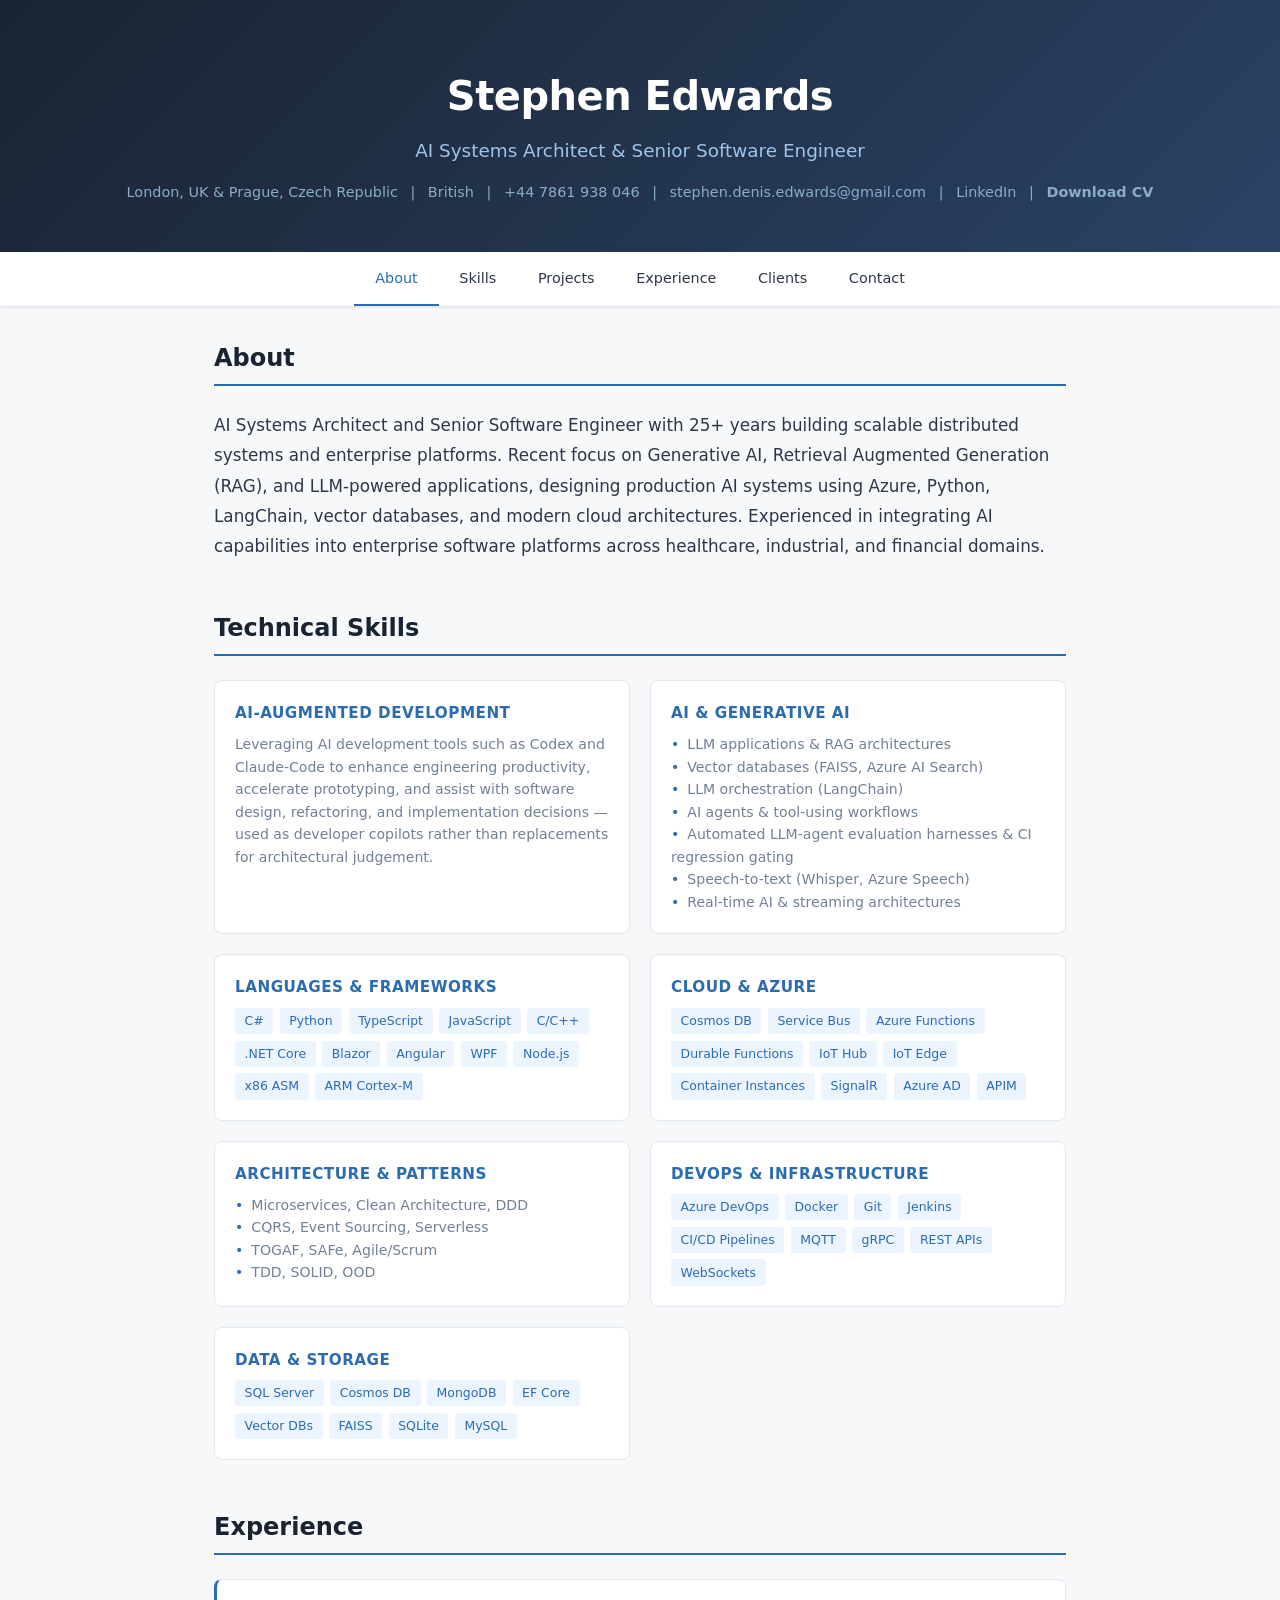
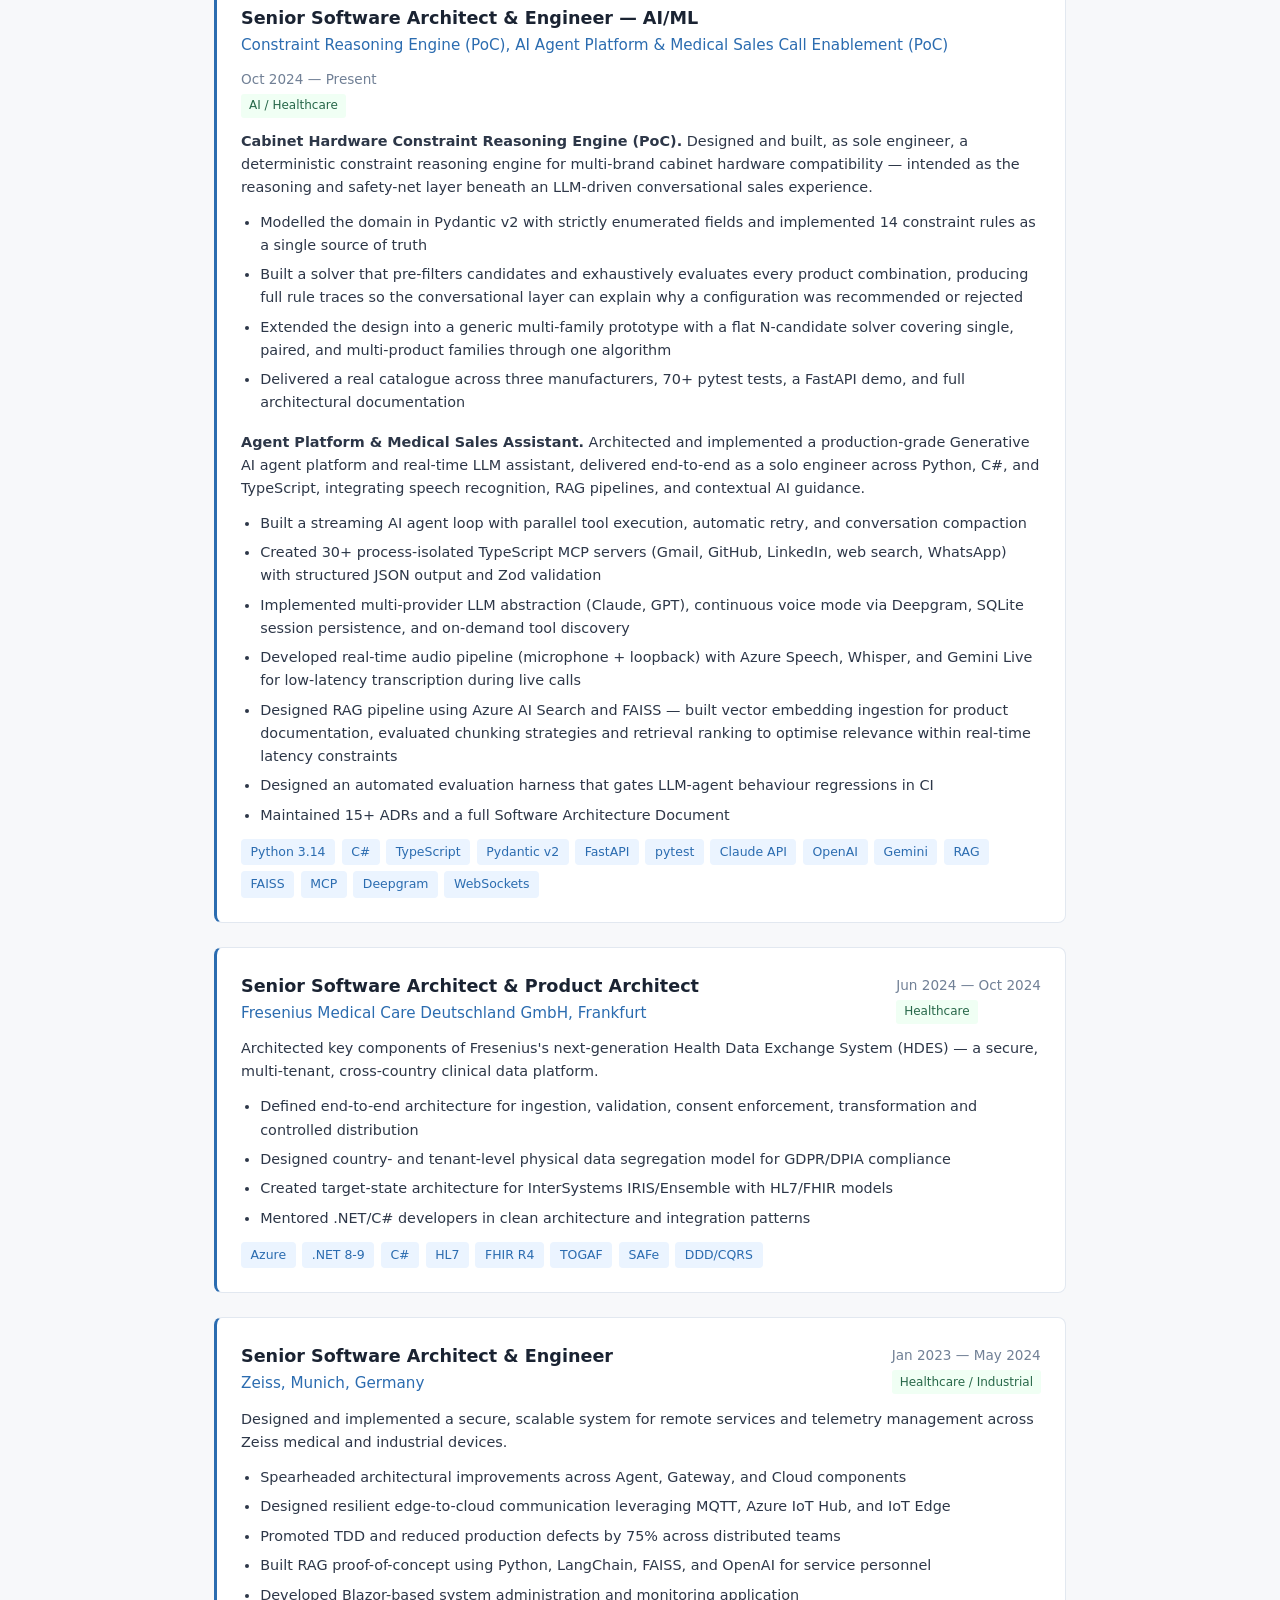
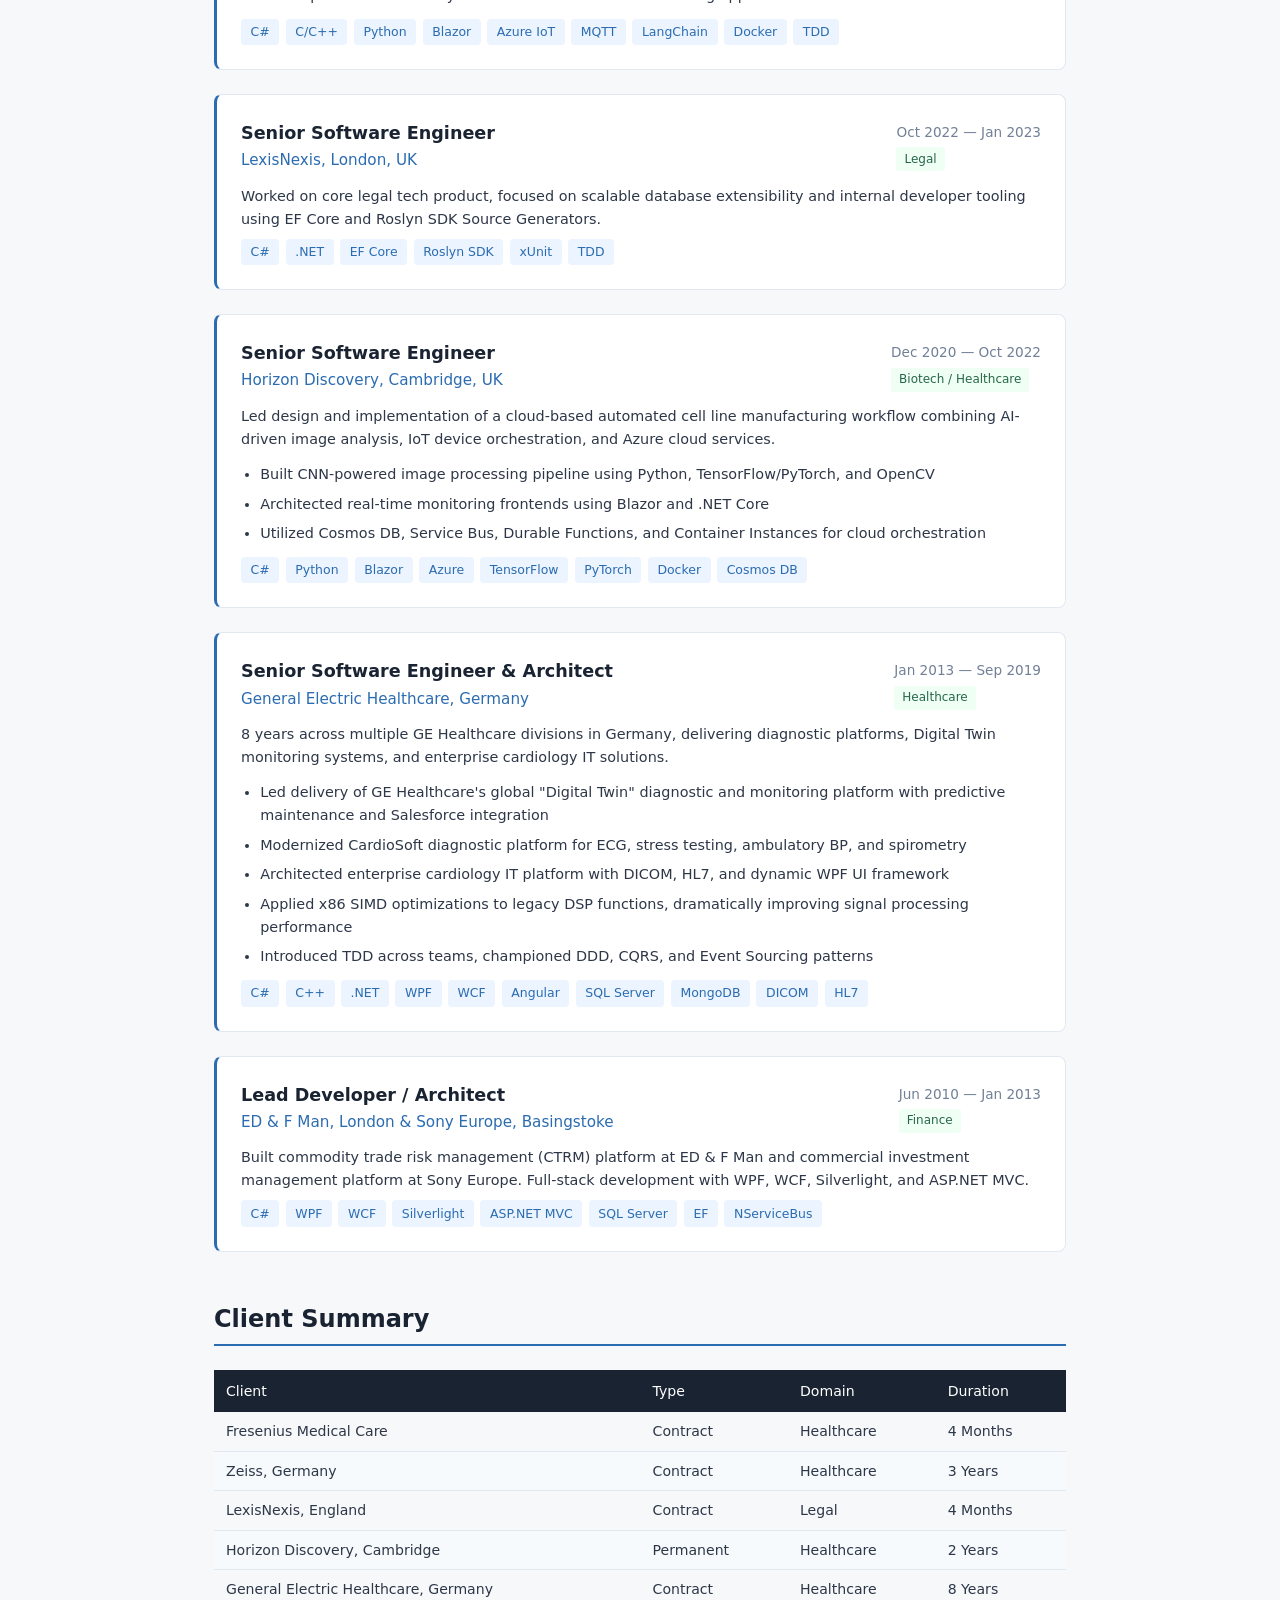
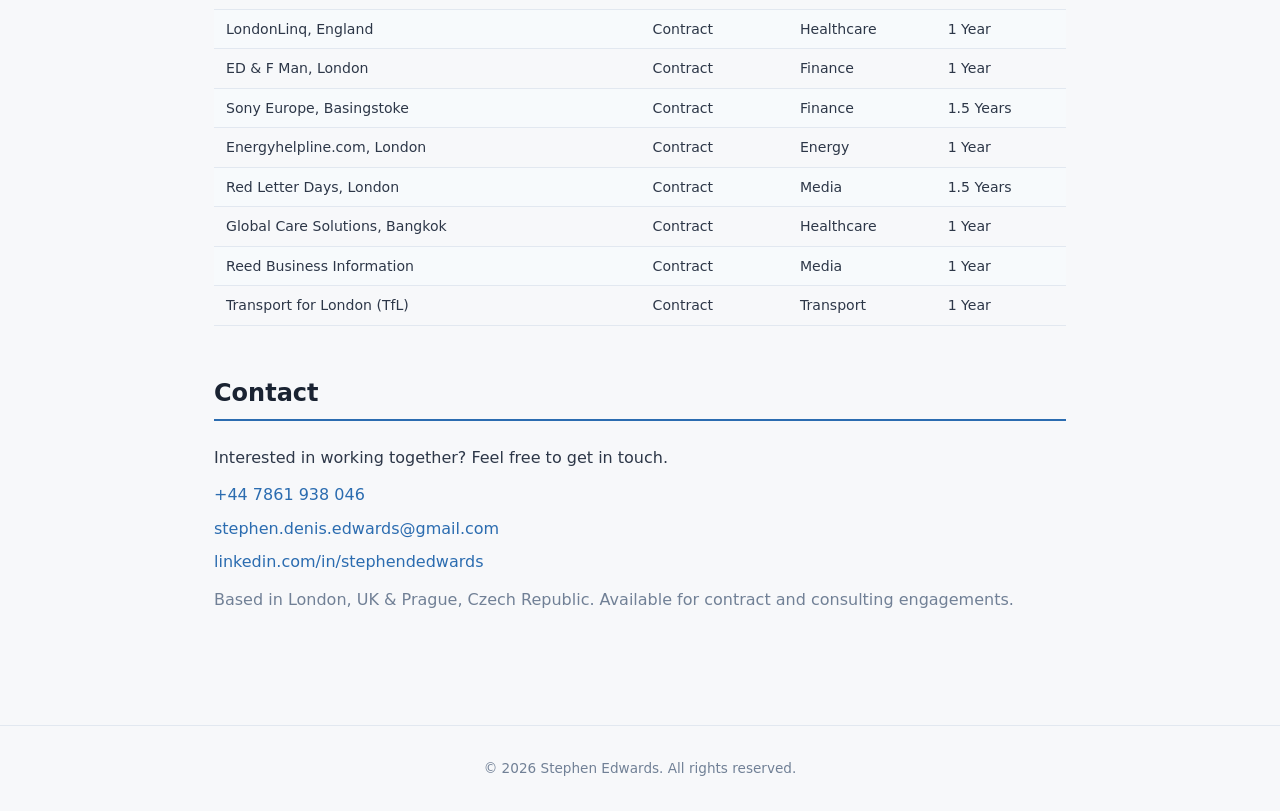
<file: index.html>
<!DOCTYPE html>
<html lang="en">
<head>
    <meta charset="UTF-8">
    <meta name="viewport" content="width=device-width, initial-scale=1.0">
    <title>Stephen Edwards | AI Systems Architect & Senior Software Engineer</title>
    <link rel="stylesheet" href="styles.css">
</head>
<body>

<header>
    <h1><a href="index.html">Stephen Edwards</a></h1>
    <p class="subtitle">AI Systems Architect &amp; Senior Software Engineer</p>
    <p class="meta">
        <span>London, UK &amp; Prague, Czech Republic</span>
        <span>British</span>
        <span><a href="tel:+447861938046" style="color: #8bacc8; text-decoration: none;">+44 7861 938 046</a></span>
        <span><a href="mailto:stephen.denis.edwards@gmail.com" style="color: #8bacc8; text-decoration: none;">stephen.denis.edwards@gmail.com</a></span>
        <span><a href="https://www.linkedin.com/in/stephendedwards/" target="_blank" rel="noopener" style="color: #8bacc8; text-decoration: none;">LinkedIn</a></span>
        <span><a href="Stephen%20Edwards%20CV-April-2026.docx" id="cv-download" style="color: #8bacc8; text-decoration: none; font-weight: 700;" onclick="downloadCV(event)">Download CV</a></span>
    </p>
</header>

<nav>
    <ul>
        <li><a href="#about">About</a></li>
        <li><a href="#skills">Skills</a></li>
        <li><a href="projects.html">Projects</a></li>
        <li><a href="#experience">Experience</a></li>
        <li><a href="#clients">Clients</a></li>
        <li><a href="#contact">Contact</a></li>
    </ul>
</nav>

<main>

    <!-- About -->
    <section id="about">
        <h2>About</h2>
        <p class="summary-text">
            AI Systems Architect and Senior Software Engineer with 25+ years building scalable distributed systems
            and enterprise platforms. Recent focus on Generative AI, Retrieval Augmented Generation (RAG), and
            LLM-powered applications, designing production AI systems using Azure, Python, LangChain, vector
            databases, and modern cloud architectures. Experienced in integrating AI capabilities into enterprise
            software platforms across healthcare, industrial, and financial domains.
        </p>
    </section>

    <!-- Skills -->
    <section id="skills">
        <h2>Technical Skills</h2>
        <div class="skills-grid">
            <div class="skill-card">
                <h3>AI-Augmented Development</h3>
                <p>Leveraging AI development tools such as Codex and Claude-Code to enhance engineering productivity, accelerate prototyping, and assist with software design, refactoring, and implementation decisions &mdash; used as developer copilots rather than replacements for architectural judgement.</p>
            </div>
            <div class="skill-card">
                <h3>AI &amp; Generative AI</h3>
                <ul>
                    <li>LLM applications &amp; RAG architectures</li>
                    <li>Vector databases (FAISS, Azure AI Search)</li>
                    <li>LLM orchestration (LangChain)</li>
                    <li>AI agents &amp; tool-using workflows</li>
                    <li>Automated LLM-agent evaluation harnesses &amp; CI regression gating</li>
                    <li>Speech-to-text (Whisper, Azure Speech)</li>
                    <li>Real-time AI &amp; streaming architectures</li>
                </ul>
            </div>
            <div class="skill-card">
                <h3>Languages &amp; Frameworks</h3>
                <div class="tags">
                    <span class="tag">C#</span>
                    <span class="tag">Python</span>
                    <span class="tag">TypeScript</span>
                    <span class="tag">JavaScript</span>
                    <span class="tag">C/C++</span>
                    <span class="tag">.NET Core</span>
                    <span class="tag">Blazor</span>
                    <span class="tag">Angular</span>
                    <span class="tag">WPF</span>
                    <span class="tag">Node.js</span>
                    <span class="tag">x86 ASM</span>
                    <span class="tag">ARM Cortex-M</span>
                </div>
            </div>
            <div class="skill-card">
                <h3>Cloud &amp; Azure</h3>
                <div class="tags">
                    <span class="tag">Cosmos DB</span>
                    <span class="tag">Service Bus</span>
                    <span class="tag">Azure Functions</span>
                    <span class="tag">Durable Functions</span>
                    <span class="tag">IoT Hub</span>
                    <span class="tag">IoT Edge</span>
                    <span class="tag">Container Instances</span>
                    <span class="tag">SignalR</span>
                    <span class="tag">Azure AD</span>
                    <span class="tag">APIM</span>
                </div>
            </div>
            <div class="skill-card">
                <h3>Architecture &amp; Patterns</h3>
                <ul>
                    <li>Microservices, Clean Architecture, DDD</li>
                    <li>CQRS, Event Sourcing, Serverless</li>
                    <li>TOGAF, SAFe, Agile/Scrum</li>
                    <li>TDD, SOLID, OOD</li>
                </ul>
            </div>
            <div class="skill-card">
                <h3>DevOps &amp; Infrastructure</h3>
                <div class="tags">
                    <span class="tag">Azure DevOps</span>
                    <span class="tag">Docker</span>
                    <span class="tag">Git</span>
                    <span class="tag">Jenkins</span>
                    <span class="tag">CI/CD Pipelines</span>
                    <span class="tag">MQTT</span>
                    <span class="tag">gRPC</span>
                    <span class="tag">REST APIs</span>
                    <span class="tag">WebSockets</span>
                </div>
            </div>
            <div class="skill-card">
                <h3>Data &amp; Storage</h3>
                <div class="tags">
                    <span class="tag">SQL Server</span>
                    <span class="tag">Cosmos DB</span>
                    <span class="tag">MongoDB</span>
                    <span class="tag">EF Core</span>
                    <span class="tag">Vector DBs</span>
                    <span class="tag">FAISS</span>
                    <span class="tag">SQLite</span>
                    <span class="tag">MySQL</span>
                </div>
            </div>
        </div>
    </section>

    <!-- Experience -->
    <section id="experience">
        <h2>Experience</h2>

        <div class="role">
            <div class="role-header">
                <div>
                    <h3>Senior Software Architect &amp; Engineer &mdash; AI/ML</h3>
                    <span class="company">Constraint Reasoning Engine (PoC), AI Agent Platform &amp; Medical Sales Call Enablement (PoC)</span>
                </div>
                <div>
                    <span class="date">Oct 2024 &mdash; Present</span><br>
                    <span class="domain-badge">AI / Healthcare</span>
                </div>
            </div>
            <p><strong>Cabinet Hardware Constraint Reasoning Engine (PoC).</strong> Designed and built, as sole engineer, a deterministic constraint reasoning engine for multi-brand cabinet hardware compatibility &mdash; intended as the reasoning and safety-net layer beneath an LLM-driven conversational sales experience.</p>
            <ul>
                <li>Modelled the domain in Pydantic v2 with strictly enumerated fields and implemented 14 constraint rules as a single source of truth</li>
                <li>Built a solver that pre-filters candidates and exhaustively evaluates every product combination, producing full rule traces so the conversational layer can explain why a configuration was recommended or rejected</li>
                <li>Extended the design into a generic multi-family prototype with a flat N-candidate solver covering single, paired, and multi-product families through one algorithm</li>
                <li>Delivered a real catalogue across three manufacturers, 70+ pytest tests, a FastAPI demo, and full architectural documentation</li>
            </ul>
            <p style="margin-top: 1rem;"><strong>Agent Platform &amp; Medical Sales Assistant.</strong> Architected and implemented a production-grade Generative AI agent platform and real-time LLM assistant, delivered end-to-end as a solo engineer across Python, C#, and TypeScript, integrating speech recognition, RAG pipelines, and contextual AI guidance.</p>
            <ul>
                <li>Built a streaming AI agent loop with parallel tool execution, automatic retry, and conversation compaction</li>
                <li>Created 30+ process-isolated TypeScript MCP servers (Gmail, GitHub, LinkedIn, web search, WhatsApp) with structured JSON output and Zod validation</li>
                <li>Implemented multi-provider LLM abstraction (Claude, GPT), continuous voice mode via Deepgram, SQLite session persistence, and on-demand tool discovery</li>
                <li>Developed real-time audio pipeline (microphone + loopback) with Azure Speech, Whisper, and Gemini Live for low-latency transcription during live calls</li>
                <li>Designed RAG pipeline using Azure AI Search and FAISS &mdash; built vector embedding ingestion for product documentation, evaluated chunking strategies and retrieval ranking to optimise relevance within real-time latency constraints</li>
                <li>Designed an automated evaluation harness that gates LLM-agent behaviour regressions in CI</li>
                <li>Maintained 15+ ADRs and a full Software Architecture Document</li>
            </ul>
            <div class="tags">
                <span class="tag">Python 3.14</span><span class="tag">C#</span><span class="tag">TypeScript</span><span class="tag">Pydantic v2</span><span class="tag">FastAPI</span><span class="tag">pytest</span><span class="tag">Claude API</span><span class="tag">OpenAI</span><span class="tag">Gemini</span><span class="tag">RAG</span><span class="tag">FAISS</span><span class="tag">MCP</span><span class="tag">Deepgram</span><span class="tag">WebSockets</span>
            </div>
        </div>

        <div class="role">
            <div class="role-header">
                <div>
                    <h3>Senior Software Architect &amp; Product Architect</h3>
                    <span class="company">Fresenius Medical Care Deutschland GmbH, Frankfurt</span>
                </div>
                <div>
                    <span class="date">Jun 2024 &mdash; Oct 2024</span><br>
                    <span class="domain-badge">Healthcare</span>
                </div>
            </div>
            <p>Architected key components of Fresenius's next-generation Health Data Exchange System (HDES) &mdash; a secure, multi-tenant, cross-country clinical data platform.</p>
            <ul>
                <li>Defined end-to-end architecture for ingestion, validation, consent enforcement, transformation and controlled distribution</li>
                <li>Designed country- and tenant-level physical data segregation model for GDPR/DPIA compliance</li>
                <li>Created target-state architecture for InterSystems IRIS/Ensemble with HL7/FHIR models</li>
                <li>Mentored .NET/C# developers in clean architecture and integration patterns</li>
            </ul>
            <div class="tags">
                <span class="tag">Azure</span><span class="tag">.NET 8-9</span><span class="tag">C#</span><span class="tag">HL7</span><span class="tag">FHIR R4</span><span class="tag">TOGAF</span><span class="tag">SAFe</span><span class="tag">DDD/CQRS</span>
            </div>
        </div>

        <div class="role">
            <div class="role-header">
                <div>
                    <h3>Senior Software Architect &amp; Engineer</h3>
                    <span class="company">Zeiss, Munich, Germany</span>
                </div>
                <div>
                    <span class="date">Jan 2023 &mdash; May 2024</span><br>
                    <span class="domain-badge">Healthcare / Industrial</span>
                </div>
            </div>
            <p>Designed and implemented a secure, scalable system for remote services and telemetry management across Zeiss medical and industrial devices.</p>
            <ul>
                <li>Spearheaded architectural improvements across Agent, Gateway, and Cloud components</li>
                <li>Designed resilient edge-to-cloud communication leveraging MQTT, Azure IoT Hub, and IoT Edge</li>
                <li>Promoted TDD and reduced production defects by 75% across distributed teams</li>
                <li>Built RAG proof-of-concept using Python, LangChain, FAISS, and OpenAI for service personnel</li>
                <li>Developed Blazor-based system administration and monitoring application</li>
            </ul>
            <div class="tags">
                <span class="tag">C#</span><span class="tag">C/C++</span><span class="tag">Python</span><span class="tag">Blazor</span><span class="tag">Azure IoT</span><span class="tag">MQTT</span><span class="tag">LangChain</span><span class="tag">Docker</span><span class="tag">TDD</span>
            </div>
        </div>

        <div class="role">
            <div class="role-header">
                <div>
                    <h3>Senior Software Engineer</h3>
                    <span class="company">LexisNexis, London, UK</span>
                </div>
                <div>
                    <span class="date">Oct 2022 &mdash; Jan 2023</span><br>
                    <span class="domain-badge">Legal</span>
                </div>
            </div>
            <p>Worked on core legal tech product, focused on scalable database extensibility and internal developer tooling using EF Core and Roslyn SDK Source Generators.</p>
            <div class="tags">
                <span class="tag">C#</span><span class="tag">.NET</span><span class="tag">EF Core</span><span class="tag">Roslyn SDK</span><span class="tag">xUnit</span><span class="tag">TDD</span>
            </div>
        </div>

        <div class="role">
            <div class="role-header">
                <div>
                    <h3>Senior Software Engineer</h3>
                    <span class="company">Horizon Discovery, Cambridge, UK</span>
                </div>
                <div>
                    <span class="date">Dec 2020 &mdash; Oct 2022</span><br>
                    <span class="domain-badge">Biotech / Healthcare</span>
                </div>
            </div>
            <p>Led design and implementation of a cloud-based automated cell line manufacturing workflow combining AI-driven image analysis, IoT device orchestration, and Azure cloud services.</p>
            <ul>
                <li>Built CNN-powered image processing pipeline using Python, TensorFlow/PyTorch, and OpenCV</li>
                <li>Architected real-time monitoring frontends using Blazor and .NET Core</li>
                <li>Utilized Cosmos DB, Service Bus, Durable Functions, and Container Instances for cloud orchestration</li>
            </ul>
            <div class="tags">
                <span class="tag">C#</span><span class="tag">Python</span><span class="tag">Blazor</span><span class="tag">Azure</span><span class="tag">TensorFlow</span><span class="tag">PyTorch</span><span class="tag">Docker</span><span class="tag">Cosmos DB</span>
            </div>
        </div>

        <div class="role">
            <div class="role-header">
                <div>
                    <h3>Senior Software Engineer &amp; Architect</h3>
                    <span class="company">General Electric Healthcare, Germany</span>
                </div>
                <div>
                    <span class="date">Jan 2013 &mdash; Sep 2019</span><br>
                    <span class="domain-badge">Healthcare</span>
                </div>
            </div>
            <p>8 years across multiple GE Healthcare divisions in Germany, delivering diagnostic platforms, Digital Twin monitoring systems, and enterprise cardiology IT solutions.</p>
            <ul>
                <li>Led delivery of GE Healthcare's global "Digital Twin" diagnostic and monitoring platform with predictive maintenance and Salesforce integration</li>
                <li>Modernized CardioSoft diagnostic platform for ECG, stress testing, ambulatory BP, and spirometry</li>
                <li>Architected enterprise cardiology IT platform with DICOM, HL7, and dynamic WPF UI framework</li>
                <li>Applied x86 SIMD optimizations to legacy DSP functions, dramatically improving signal processing performance</li>
                <li>Introduced TDD across teams, championed DDD, CQRS, and Event Sourcing patterns</li>
            </ul>
            <div class="tags">
                <span class="tag">C#</span><span class="tag">C++</span><span class="tag">.NET</span><span class="tag">WPF</span><span class="tag">WCF</span><span class="tag">Angular</span><span class="tag">SQL Server</span><span class="tag">MongoDB</span><span class="tag">DICOM</span><span class="tag">HL7</span>
            </div>
        </div>

        <div class="role">
            <div class="role-header">
                <div>
                    <h3>Lead Developer / Architect</h3>
                    <span class="company">ED &amp; F Man, London &amp; Sony Europe, Basingstoke</span>
                </div>
                <div>
                    <span class="date">Jun 2010 &mdash; Jan 2013</span><br>
                    <span class="domain-badge">Finance</span>
                </div>
            </div>
            <p>Built commodity trade risk management (CTRM) platform at ED &amp; F Man and commercial investment management platform at Sony Europe. Full-stack development with WPF, WCF, Silverlight, and ASP.NET MVC.</p>
            <div class="tags">
                <span class="tag">C#</span><span class="tag">WPF</span><span class="tag">WCF</span><span class="tag">Silverlight</span><span class="tag">ASP.NET MVC</span><span class="tag">SQL Server</span><span class="tag">EF</span><span class="tag">NServiceBus</span>
            </div>
        </div>

    </section>

    <!-- Clients -->
    <section id="clients">
        <h2>Client Summary</h2>
        <div style="overflow-x: auto;">
            <table class="clients-table">
                <thead>
                    <tr>
                        <th>Client</th>
                        <th>Type</th>
                        <th>Domain</th>
                        <th>Duration</th>
                    </tr>
                </thead>
                <tbody>
                    <tr><td>Fresenius Medical Care</td><td>Contract</td><td>Healthcare</td><td>4 Months</td></tr>
                    <tr><td>Zeiss, Germany</td><td>Contract</td><td>Healthcare</td><td>3 Years</td></tr>
                    <tr><td>LexisNexis, England</td><td>Contract</td><td>Legal</td><td>4 Months</td></tr>
                    <tr><td>Horizon Discovery, Cambridge</td><td>Permanent</td><td>Healthcare</td><td>2 Years</td></tr>
                    <tr><td>General Electric Healthcare, Germany</td><td>Contract</td><td>Healthcare</td><td>8 Years</td></tr>
                    <tr><td>LondonLinq, England</td><td>Contract</td><td>Healthcare</td><td>1 Year</td></tr>
                    <tr><td>ED &amp; F Man, London</td><td>Contract</td><td>Finance</td><td>1 Year</td></tr>
                    <tr><td>Sony Europe, Basingstoke</td><td>Contract</td><td>Finance</td><td>1.5 Years</td></tr>
                    <tr><td>Energyhelpline.com, London</td><td>Contract</td><td>Energy</td><td>1 Year</td></tr>
                    <tr><td>Red Letter Days, London</td><td>Contract</td><td>Media</td><td>1.5 Years</td></tr>
                    <tr><td>Global Care Solutions, Bangkok</td><td>Contract</td><td>Healthcare</td><td>1 Year</td></tr>
                    <tr><td>Reed Business Information</td><td>Contract</td><td>Media</td><td>1 Year</td></tr>
                    <tr><td>Transport for London (TfL)</td><td>Contract</td><td>Transport</td><td>1 Year</td></tr>
                </tbody>
            </table>
        </div>
    </section>

    <!-- Contact -->
    <section id="contact">
        <h2>Contact</h2>
        <p>Interested in working together? Feel free to get in touch.</p>
        <p style="margin-top: 0.75rem;">
            <a href="tel:+447861938046" style="color: var(--accent); text-decoration: none; font-weight: 500;">+44 7861 938 046</a>
        </p>
        <p style="margin-top: 0.5rem;">
            <a href="mailto:stephen.denis.edwards@gmail.com" style="color: var(--accent); text-decoration: none; font-weight: 500;">stephen.denis.edwards@gmail.com</a>
        </p>
        <p style="margin-top: 0.5rem;">
            <a href="https://www.linkedin.com/in/stephendedwards/" target="_blank" rel="noopener" style="color: var(--accent); text-decoration: none; font-weight: 500;">linkedin.com/in/stephendedwards</a>
        </p>
        <p style="margin-top: 0.75rem; color: var(--text-light);">
            Based in London, UK &amp; Prague, Czech Republic. Available for contract and consulting engagements.
        </p>
    </section>

</main>

<a href="#" id="back-to-top" aria-label="Back to top">&uarr;</a>

<footer>
    &copy; 2026 Stephen Edwards. All rights reserved.
</footer>

<script>
function downloadCV(e) {
    e.preventDefault();
    var el = document.getElementById('cv-download');
    var url = el.getAttribute('href');
    el.textContent = 'Downloading... 0%';
    el.style.opacity = '0.6';

    var blob;
    fetch(url, { cache: 'no-store' }).then(function(response) {
        var total = parseInt(response.headers.get('content-length'), 10) || 0;
        var loaded = 0;
        var reader = response.body.getReader();
        var chunks = [];

        function read() {
            return reader.read().then(function(result) {
                if (result.done) return new Blob(chunks);
                chunks.push(result.value);
                loaded += result.value.length;
                if (total) {
                    var pct = Math.round((loaded / total) * 100);
                    el.textContent = 'Downloading... ' + pct + '%';
                }
                return read();
            });
        }

        return read();
    }).then(function(b) {
        blob = b;
        el.textContent = 'Downloading... 50%';
        return new Promise(function(r) { setTimeout(r, 400); });
    }).then(function() {
        el.textContent = 'Downloading... 100%';
        return new Promise(function(r) { setTimeout(r, 400); });
    }).then(function() {
        var a = document.createElement('a');
        a.href = URL.createObjectURL(blob);
        a.download = 'Stephen Edwards CV-April-2026.docx';
        document.body.appendChild(a);
        a.click();
        document.body.removeChild(a);
        URL.revokeObjectURL(a.href);
        el.textContent = 'Downloaded!';
        setTimeout(function() {
            el.textContent = 'Download CV';
            el.style.opacity = '1';
        }, 2000);
    }).catch(function() {
        el.textContent = 'Download failed';
        setTimeout(function() {
            el.textContent = 'Download CV';
            el.style.opacity = '1';
        }, 2000);
    });
}

(function() {
    var navLinks = document.querySelectorAll('nav a[href^="#"]');
    var sections = [];
    navLinks.forEach(function(link) {
        var id = link.getAttribute('href').substring(1);
        var section = document.getElementById(id);
        if (section) sections.push({ link: link, section: section });
    });

    function updateActive() {
        var atBottom = (window.innerHeight + window.pageYOffset) >= (document.documentElement.scrollHeight - 100);
        if (atBottom) {
            navLinks.forEach(function(link) { link.classList.remove('active'); });
            sections[sections.length - 1].link.classList.add('active');
            return;
        }
        var navHeight = document.querySelector('nav').offsetHeight;
        var current = sections[0];
        for (var i = 0; i < sections.length; i++) {
            if (sections[i].section.getBoundingClientRect().top <= navHeight + 20) {
                current = sections[i];
            }
        }
        navLinks.forEach(function(link) { link.classList.remove('active'); });
        if (current) current.link.classList.add('active');
    }

    var backToTop = document.getElementById('back-to-top');
    var header = document.querySelector('header');

    function updateBackToTop() {
        var headerBottom = header.getBoundingClientRect().bottom;
        if (headerBottom < 0) {
            backToTop.classList.add('visible');
        } else {
            backToTop.classList.remove('visible');
        }
    }

    window.addEventListener('scroll', function() {
        updateActive();
        updateBackToTop();
    });
    updateActive();
    updateBackToTop();
})();
</script>
</body>
</html>
</file>
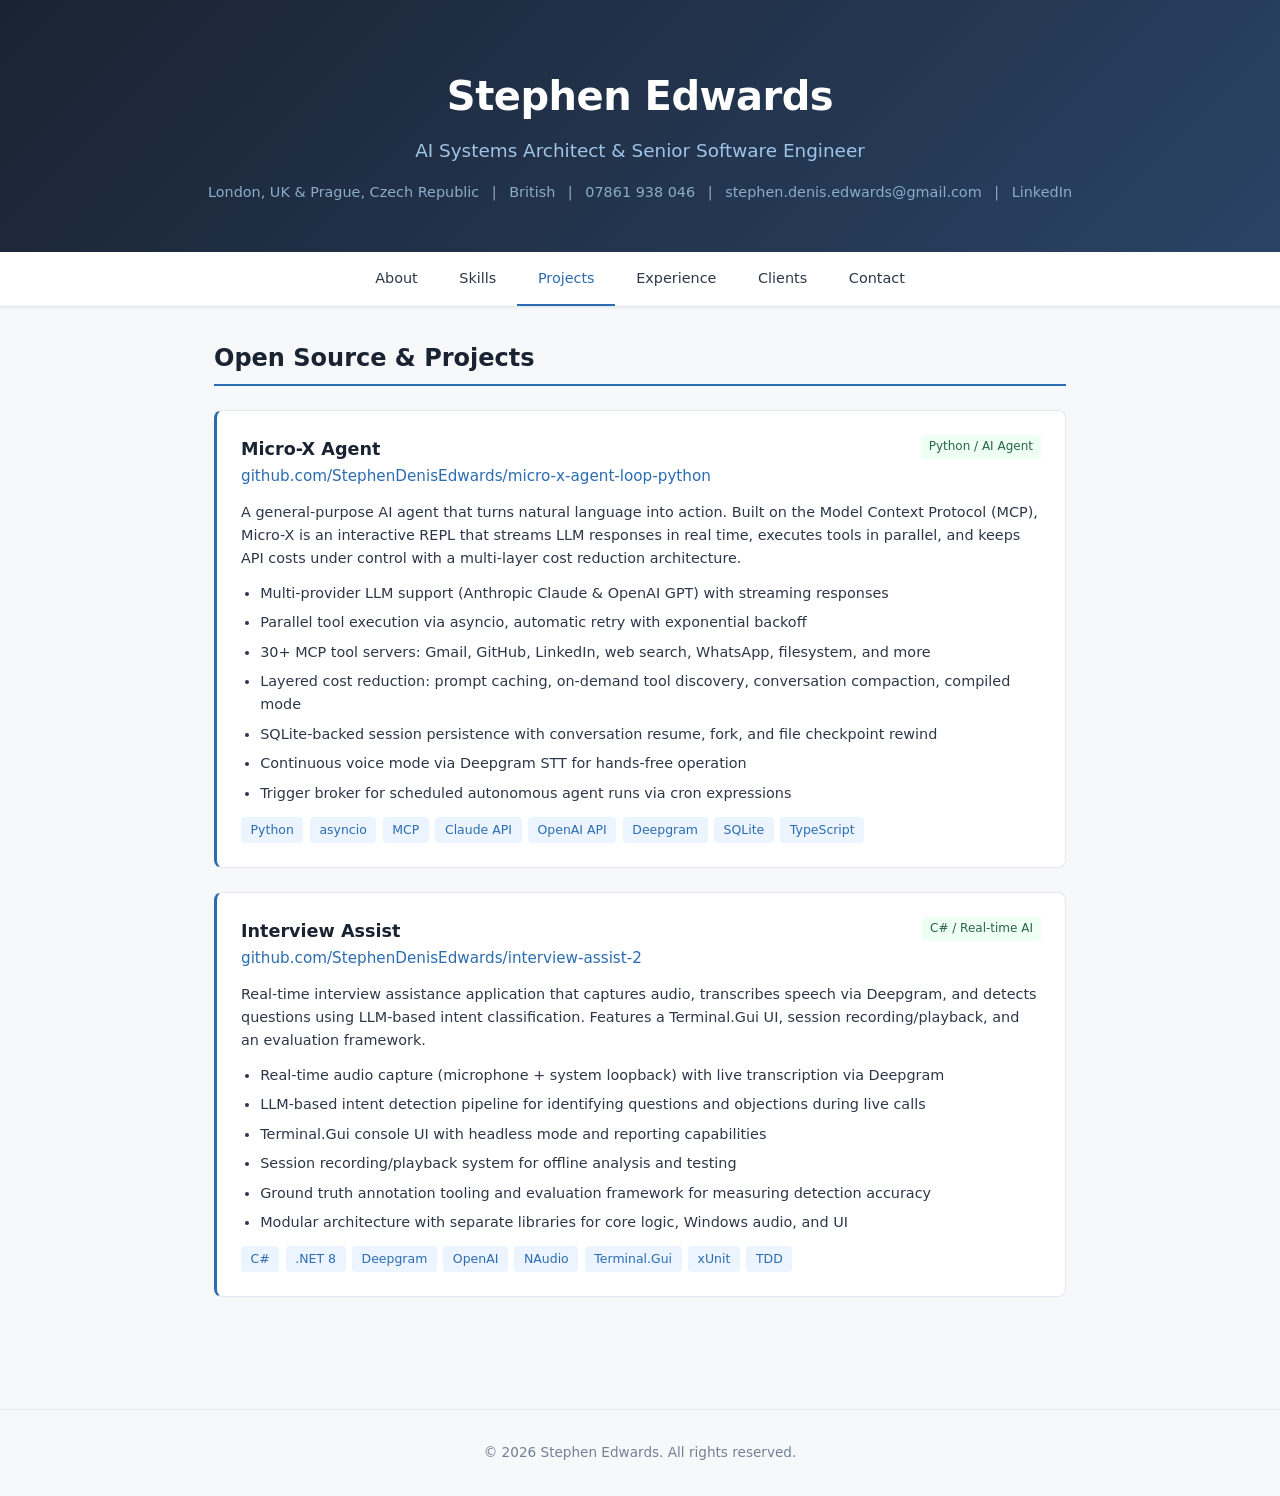
<file: projects.html>
<!DOCTYPE html>
<html lang="en">
<head>
    <meta charset="UTF-8">
    <meta name="viewport" content="width=device-width, initial-scale=1.0">
    <title>Projects | Stephen Edwards</title>
    <link rel="stylesheet" href="styles.css">
</head>
<body>

<header>
    <h1><a href="index.html">Stephen Edwards</a></h1>
    <p class="subtitle">AI Systems Architect &amp; Senior Software Engineer</p>
    <p class="meta">
        <span>London, UK &amp; Prague, Czech Republic</span>
        <span>British</span>
        <span><a href="tel:+447861938046" style="color: #8bacc8; text-decoration: none;">07861 938 046</a></span>
        <span><a href="mailto:stephen.denis.edwards@gmail.com" style="color: #8bacc8; text-decoration: none;">stephen.denis.edwards@gmail.com</a></span>
        <span><a href="https://www.linkedin.com/in/stephendedwards/" target="_blank" rel="noopener" style="color: #8bacc8; text-decoration: none;">LinkedIn</a></span>
    </p>
</header>

<nav>
    <ul>
        <li><a href="index.html#about">About</a></li>
        <li><a href="index.html#skills">Skills</a></li>
        <li><a href="projects.html" class="active">Projects</a></li>
        <li><a href="index.html#experience">Experience</a></li>
        <li><a href="index.html#clients">Clients</a></li>
        <li><a href="index.html#contact">Contact</a></li>
    </ul>
</nav>

<main>

    <section>
        <h2>Open Source &amp; Projects</h2>

        <div class="role">
            <div class="role-header">
                <div>
                    <h3>Micro-X Agent</h3>
                    <a href="https://github.com/StephenDenisEdwards/micro-x-agent-loop-python" target="_blank" rel="noopener" class="company" style="text-decoration: none;">github.com/StephenDenisEdwards/micro-x-agent-loop-python</a>
                </div>
                <span class="domain-badge">Python / AI Agent</span>
            </div>
            <p>A general-purpose AI agent that turns natural language into action. Built on the Model Context Protocol (MCP), Micro-X is an interactive REPL that streams LLM responses in real time, executes tools in parallel, and keeps API costs under control with a multi-layer cost reduction architecture.</p>
            <ul>
                <li>Multi-provider LLM support (Anthropic Claude &amp; OpenAI GPT) with streaming responses</li>
                <li>Parallel tool execution via asyncio, automatic retry with exponential backoff</li>
                <li>30+ MCP tool servers: Gmail, GitHub, LinkedIn, web search, WhatsApp, filesystem, and more</li>
                <li>Layered cost reduction: prompt caching, on-demand tool discovery, conversation compaction, compiled mode</li>
                <li>SQLite-backed session persistence with conversation resume, fork, and file checkpoint rewind</li>
                <li>Continuous voice mode via Deepgram STT for hands-free operation</li>
                <li>Trigger broker for scheduled autonomous agent runs via cron expressions</li>
            </ul>
            <div class="tags">
                <span class="tag">Python</span><span class="tag">asyncio</span><span class="tag">MCP</span><span class="tag">Claude API</span><span class="tag">OpenAI API</span><span class="tag">Deepgram</span><span class="tag">SQLite</span><span class="tag">TypeScript</span>
            </div>
        </div>

        <div class="role">
            <div class="role-header">
                <div>
                    <h3>Interview Assist</h3>
                    <a href="https://github.com/StephenDenisEdwards/interview-assist-2" target="_blank" rel="noopener" class="company" style="text-decoration: none;">github.com/StephenDenisEdwards/interview-assist-2</a>
                </div>
                <span class="domain-badge">C# / Real-time AI</span>
            </div>
            <p>Real-time interview assistance application that captures audio, transcribes speech via Deepgram, and detects questions using LLM-based intent classification. Features a Terminal.Gui UI, session recording/playback, and an evaluation framework.</p>
            <ul>
                <li>Real-time audio capture (microphone + system loopback) with live transcription via Deepgram</li>
                <li>LLM-based intent detection pipeline for identifying questions and objections during live calls</li>
                <li>Terminal.Gui console UI with headless mode and reporting capabilities</li>
                <li>Session recording/playback system for offline analysis and testing</li>
                <li>Ground truth annotation tooling and evaluation framework for measuring detection accuracy</li>
                <li>Modular architecture with separate libraries for core logic, Windows audio, and UI</li>
            </ul>
            <div class="tags">
                <span class="tag">C#</span><span class="tag">.NET 8</span><span class="tag">Deepgram</span><span class="tag">OpenAI</span><span class="tag">NAudio</span><span class="tag">Terminal.Gui</span><span class="tag">xUnit</span><span class="tag">TDD</span>
            </div>
        </div>

    </section>

</main>

<footer>
    &copy; 2026 Stephen Edwards. All rights reserved.
</footer>

</body>
</html>
</file>
<file: styles.css>
:root {
    --primary: #1a2332;
    --accent: #2b6cb0;
    --accent-light: #3182ce;
    --bg: #f7f8fa;
    --card-bg: #ffffff;
    --text: #2d3748;
    --text-light: #718096;
    --border: #e2e8f0;
}

* { margin: 0; padding: 0; box-sizing: border-box; }

body {
    font-family: 'Segoe UI', system-ui, -apple-system, sans-serif;
    color: var(--text);
    background: var(--bg);
    line-height: 1.6;
}

/* Header */
header {
    background: linear-gradient(135deg, var(--primary) 0%, #2a4365 100%);
    color: #fff;
    padding: 4rem 2rem 3rem;
    text-align: center;
}

header h1 {
    font-size: 2.5rem;
    font-weight: 700;
    letter-spacing: -0.5px;
    margin-bottom: 0.5rem;
}

header h1 a {
    color: inherit;
    text-decoration: none;
}

header .subtitle {
    font-size: 1.15rem;
    color: #a0c4e8;
    font-weight: 400;
    margin-bottom: 1rem;
}

header .meta {
    font-size: 0.9rem;
    color: #8bacc8;
}

header .meta span + span::before {
    content: " | ";
    margin: 0 0.5rem;
}

/* Nav */
nav {
    background: var(--card-bg);
    border-bottom: 1px solid var(--border);
    position: sticky;
    top: 0;
    z-index: 100;
    box-shadow: 0 1px 3px rgba(0,0,0,0.06);
}

nav ul {
    list-style: none;
    display: flex;
    justify-content: center;
    flex-wrap: wrap;
    max-width: 900px;
    margin: 0 auto;
    padding: 0;
}

nav a {
    display: block;
    padding: 0.9rem 1.3rem;
    color: var(--text);
    text-decoration: none;
    font-size: 0.9rem;
    font-weight: 500;
    transition: color 0.2s;
}

nav a:hover { color: var(--accent); }

nav a.active { color: var(--accent); border-bottom: 2px solid var(--accent); }

/* Main */
main {
    max-width: 900px;
    margin: 0 auto;
    padding: 2rem 1.5rem 4rem;
}

section { margin-bottom: 3rem; }

section h2 {
    font-size: 1.5rem;
    color: var(--primary);
    border-bottom: 2px solid var(--accent);
    padding-bottom: 0.4rem;
    margin-bottom: 1.5rem;
}

.summary-text {
    font-size: 1.05rem;
    color: var(--text);
    line-height: 1.8;
}

/* Skills */
.skills-grid {
    display: grid;
    grid-template-columns: repeat(auto-fit, minmax(280px, 1fr));
    gap: 1.25rem;
}

.skill-card {
    background: var(--card-bg);
    border: 1px solid var(--border);
    border-radius: 8px;
    padding: 1.25rem;
}

.skill-card h3 {
    font-size: 0.95rem;
    color: var(--accent);
    margin-bottom: 0.5rem;
    text-transform: uppercase;
    letter-spacing: 0.5px;
}

.skill-card p, .skill-card ul {
    font-size: 0.88rem;
    color: var(--text-light);
}

.skill-card ul {
    list-style: none;
    padding: 0;
}

.skill-card li::before {
    content: "\2022";
    color: var(--accent);
    margin-right: 0.5rem;
}

/* Tags */
.tags {
    display: flex;
    flex-wrap: wrap;
    gap: 0.4rem;
    margin-top: 0.5rem;
}

.tag {
    background: #ebf4ff;
    color: var(--accent);
    font-size: 0.78rem;
    padding: 0.2rem 0.6rem;
    border-radius: 4px;
    font-weight: 500;
}

/* Role cards (Experience & Projects) */
.role {
    background: var(--card-bg);
    border: 1px solid var(--border);
    border-radius: 8px;
    padding: 1.5rem;
    margin-bottom: 1.5rem;
    border-left: 3px solid var(--accent);
}

.role-header {
    display: flex;
    justify-content: space-between;
    align-items: flex-start;
    flex-wrap: wrap;
    gap: 0.5rem;
    margin-bottom: 0.75rem;
}

.role h3 {
    font-size: 1.1rem;
    color: var(--primary);
}

.role .company {
    font-size: 0.95rem;
    color: var(--accent);
    font-weight: 500;
}

.role .date {
    font-size: 0.85rem;
    color: var(--text-light);
    white-space: nowrap;
}

.role .domain-badge {
    display: inline-block;
    background: #f0fff4;
    color: #276749;
    font-size: 0.75rem;
    padding: 0.15rem 0.5rem;
    border-radius: 3px;
    font-weight: 500;
}

.role p, .role li {
    font-size: 0.9rem;
    color: var(--text);
}

.role ul {
    margin: 0.75rem 0;
    padding-left: 1.2rem;
}

.role li { margin-bottom: 0.4rem; }

/* Clients table */
.clients-table {
    width: 100%;
    border-collapse: collapse;
    font-size: 0.88rem;
}

.clients-table th {
    text-align: left;
    padding: 0.6rem 0.75rem;
    background: var(--primary);
    color: #fff;
    font-weight: 500;
}

.clients-table td {
    padding: 0.5rem 0.75rem;
    border-bottom: 1px solid var(--border);
}

.clients-table tr:nth-child(even) { background: #f7fafc; }

/* Footer */
footer {
    text-align: center;
    padding: 2rem;
    color: var(--text-light);
    font-size: 0.85rem;
    border-top: 1px solid var(--border);
}

/* Back to top */
#back-to-top {
    position: fixed;
    bottom: 2rem;
    right: 2rem;
    width: 40px;
    height: 40px;
    background: var(--accent);
    color: #fff;
    border-radius: 50%;
    text-align: center;
    line-height: 40px;
    font-size: 1.2rem;
    text-decoration: none;
    opacity: 0;
    pointer-events: none;
    transition: opacity 0.3s;
    z-index: 200;
    box-shadow: 0 2px 6px rgba(0,0,0,0.2);
}

#back-to-top.visible {
    opacity: 1;
    pointer-events: auto;
}

#back-to-top:hover {
    background: var(--accent-light);
}

/* Responsive */
@media (max-width: 600px) {
    header h1 { font-size: 1.8rem; }
    header .subtitle { font-size: 1rem; }
    nav a { padding: 0.7rem 0.8rem; font-size: 0.82rem; }
    main { padding: 1.5rem 1rem 3rem; }
    .role-header { flex-direction: column; }
}
</file>
